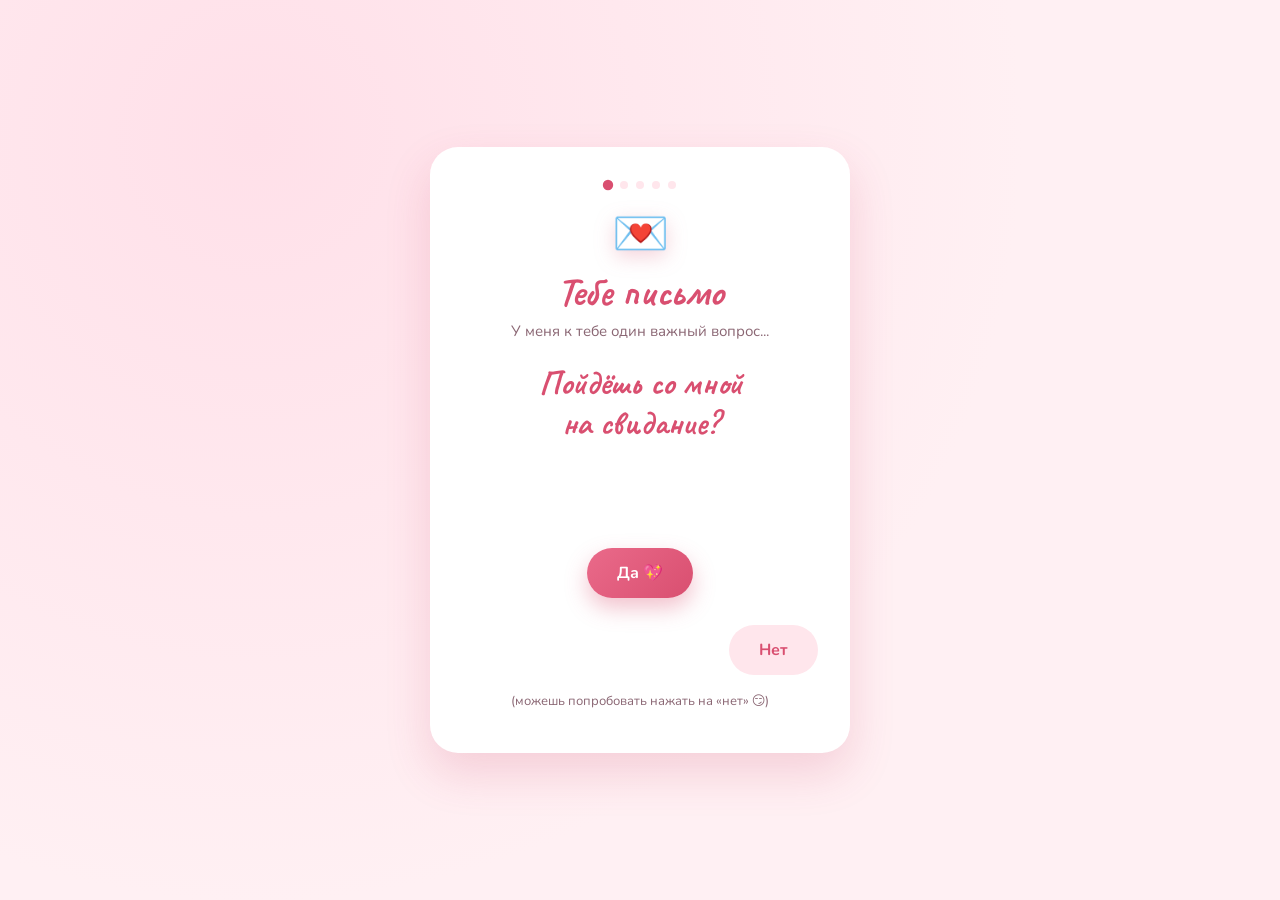
<file: index.html>
<!DOCTYPE html>
<html lang="ru">
<head>
<meta charset="UTF-8">
<meta name="viewport" content="width=device-width, initial-scale=1.0, maximum-scale=1, user-scalable=no">
<title>Приглашение на свидание 💌</title>
<link rel="preconnect" href="https://fonts.googleapis.com">
<link rel="preconnect" href="https://fonts.gstatic.com" crossorigin>
<link href="https://fonts.googleapis.com/css2?family=Nunito:wght@400;600;700;800&family=Caveat:wght@600;700&display=swap" rel="stylesheet">
<link rel="stylesheet" href="css/style.css">
</head>
<body>

<div class="hearts-bg" id="heartsBg" aria-hidden="true"></div>

<main class="card">

  <div class="progress" id="progress" aria-hidden="true">
    <span class="dot" data-step="1"></span>
    <span class="dot" data-step="2"></span>
    <span class="dot" data-step="3"></span>
    <span class="dot" data-step="4"></span>
    <span class="dot" data-step="5"></span>
  </div>

  <!-- Экран 1 -->
  <section class="screen active" id="screen-1">
    <div class="badge">💌</div>
    <h1>Тебе письмо</h1>
    <p class="subtitle">У меня к тебе один важный вопрос...</p>
    <h2 class="question">Пойдёшь со мной<br>на свидание?</h2>

    <div class="answer-zone" id="answerZone">
      <button class="btn btn-yes" id="btnYes" type="button">Да&nbsp;💖</button>
      <button class="btn btn-no" id="btnNo" type="button">Нет</button>
    </div>
    <p class="hint">(можешь попробовать нажать на «нет» 😏)</p>
  </section>

  <!-- Экран 2 -->
  <section class="screen" id="screen-2">
    <div class="emoji-big">🥰</div>
    <h2>Я и не сомневался!</h2>
    <p class="subtitle">Знал, что ты согласишься :)</p>
    <button class="btn btn-primary" id="toStep3" type="button">Дальше →</button>
  </section>

  <!-- Экран 3 -->
  <section class="screen" id="screen-3">
    <div class="emoji-big">📅</div>
    <h2>Когда встречаемся?</h2>
    <p class="subtitle">Выбери дату и время, которые тебе удобны</p>

    <div class="field">
      <label for="dateInput">Дата</label>
      <input type="date" id="dateInput">
    </div>
    <div class="field">
      <label for="timeInput">Время</label>
      <input type="time" id="timeInput">
    </div>

    <button class="btn btn-primary" id="toStep4" type="button" disabled>Дальше →</button>
  </section>

  <!-- Экран 4 -->
  <section class="screen" id="screen-4">
    <div class="emoji-big">🍽️</div>
    <h2>Чем займёмся?</h2>
    <p class="subtitle">Можно выбрать сразу несколько вариантов</p>

    <div class="options-grid" id="optionsGrid"></div>

    <button class="btn btn-primary" id="toStep5" type="button" disabled>Дальше →</button>
  </section>

  <!-- Экран 5 -->
  <section class="screen" id="screen-5">
    <div class="emoji-big">💞</div>
    <h2>Очень скучаю...</h2>
    <p class="subtitle">Скоро увидимся!</p>

    <svg class="corgi" viewBox="0 0 160 140" role="img" aria-label="Маленькая корги">
      <ellipse cx="80" cy="132" rx="44" ry="6" fill="#f6d3dc"/>
      <ellipse cx="128" cy="88" rx="13" ry="16" fill="#e3a765"/>
      <polygon points="42,26 58,2 66,38" fill="#e3a765"/>
      <polygon points="48,24 58,10 62,32" fill="#f8d6b0"/>
      <polygon points="118,26 102,2 94,38" fill="#e3a765"/>
      <polygon points="112,24 102,10 98,32" fill="#f8d6b0"/>
      <ellipse cx="65" cy="122" rx="10" ry="8" fill="#fff"/>
      <ellipse cx="95" cy="122" rx="10" ry="8" fill="#fff"/>
      <ellipse cx="80" cy="80" rx="47" ry="44" fill="#e3a765"/>
      <ellipse cx="80" cy="100" rx="25" ry="26" fill="#fdf6ee"/>
      <ellipse cx="58" cy="80" rx="6" ry="4" fill="#f3a6b8" opacity="0.55"/>
      <ellipse cx="102" cy="80" rx="6" ry="4" fill="#f3a6b8" opacity="0.55"/>
      <circle cx="65" cy="70" r="4" fill="#3b2a20"/>
      <circle cx="95" cy="70" r="4" fill="#3b2a20"/>
      <circle cx="63.3" cy="68.3" r="1.3" fill="#fff"/>
      <circle cx="93.3" cy="68.3" r="1.3" fill="#fff"/>
      <ellipse cx="80" cy="90" rx="16" ry="12" fill="#fdf6ee"/>
      <ellipse cx="80" cy="85" rx="5" ry="4" fill="#3b2a20"/>
      <path d="M72 93 Q80 99 88 93" stroke="#3b2a20" stroke-width="2" fill="none" stroke-linecap="round"/>
    </svg>

    <div class="summary" id="summary"></div>
    <p class="footer-note">Считаю дни до нашей встречи 💌</p>

    <p class="send-status" id="sendStatus">Отправляю тебе весточку...</p>

    <div class="send-actions">
      <button class="btn btn-secondary" id="copyBtn" type="button">Скопировать текст на всякий случай</button>
      <span class="copy-feedback" id="copyFeedback"></span>
    </div>
  </section>

</main>

<script src="js/config.js"></script>
<script src="js/script.js"></script>
</body>
</html>
</file>
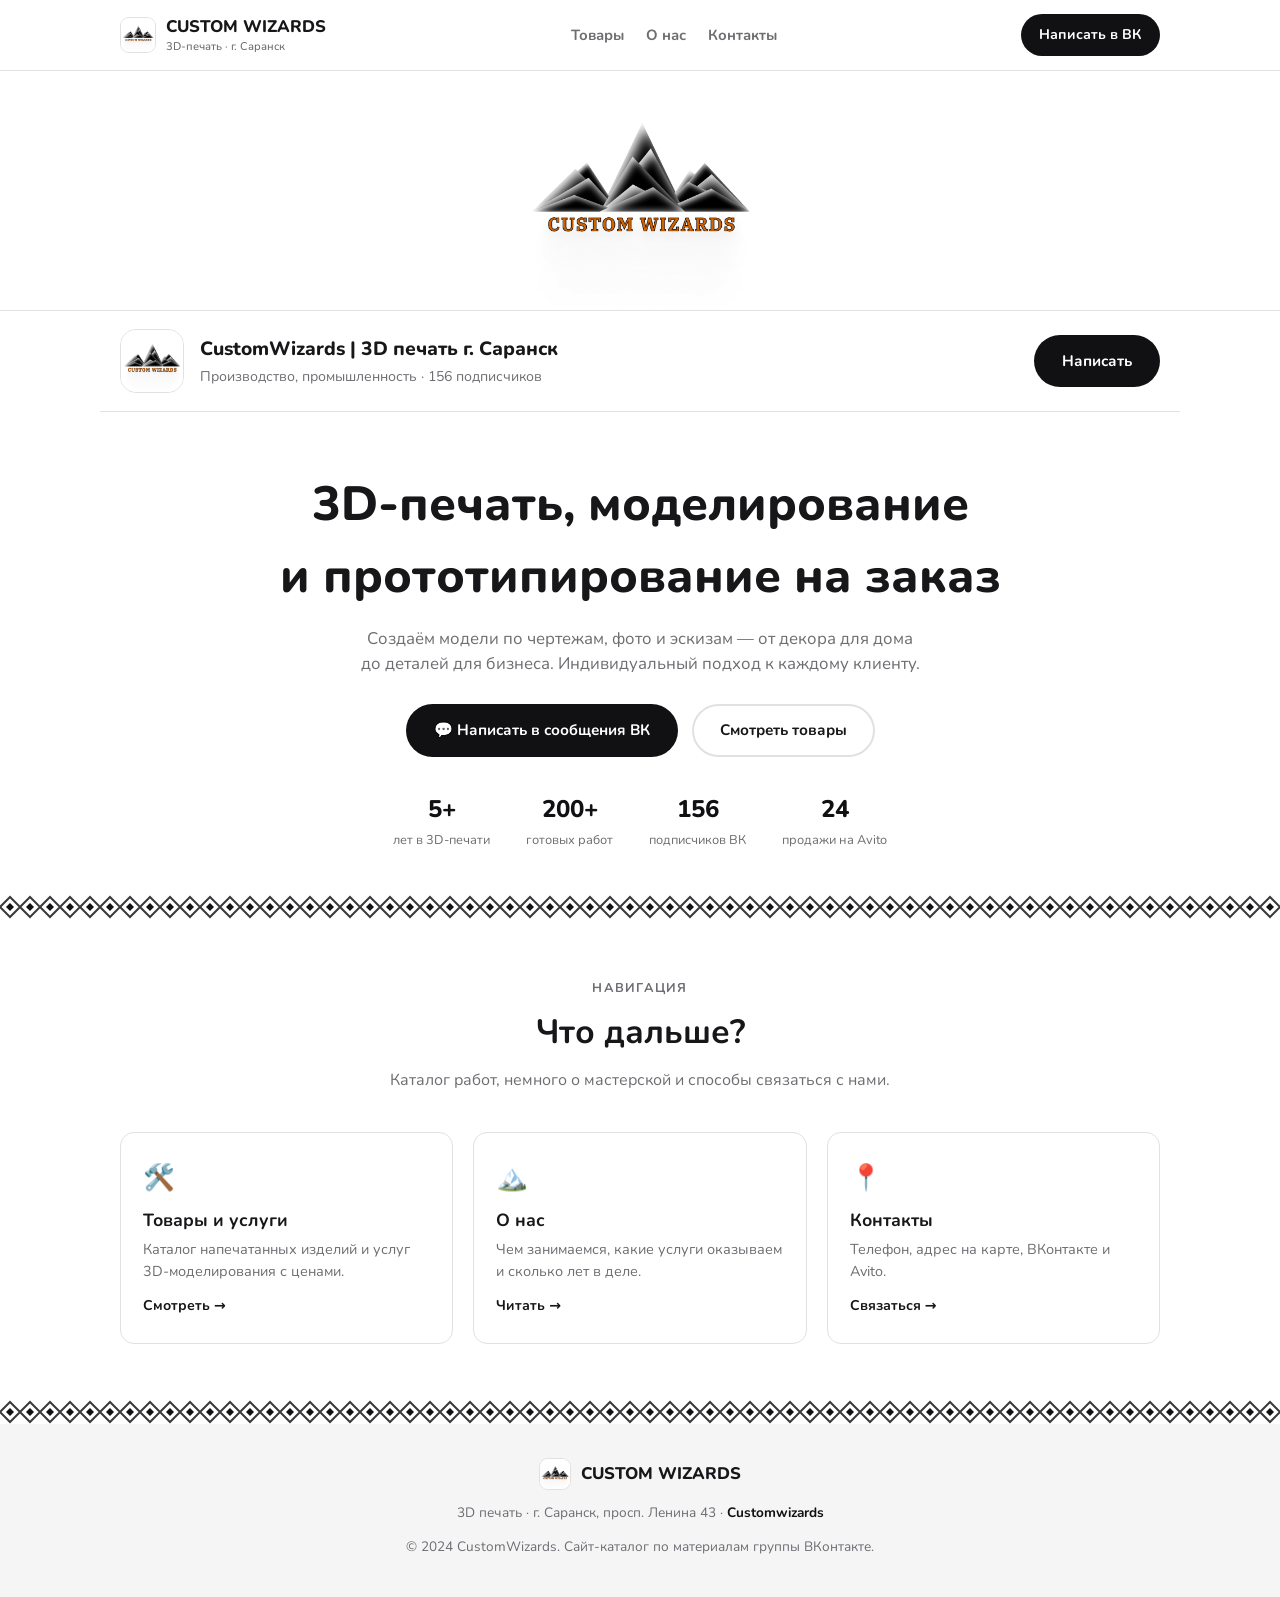
<file: customwizards/index.html>
<!DOCTYPE html>
<html lang="ru">
<head>
<meta charset="UTF-8">
<meta name="viewport" content="width=device-width, initial-scale=1.0">
<title>CustomWizards — 3D-печать и моделирование в Саранске</title>
<meta name="description" content="CustomWizards | 3D печать г. Саранск — 3D-печать, моделирование и прототипирование на заказ. Подсвечники, фигурки, шахматы, аксессуары и индивидуальные изделия.">
<link rel="preconnect" href="https://fonts.googleapis.com">
<link rel="preconnect" href="https://fonts.gstatic.com" crossorigin>
<link href="https://fonts.googleapis.com/css2?family=Nunito:wght@400;600;700;800&display=swap" rel="stylesheet">
<link rel="stylesheet" href="css/style.css">
</head>
<body>

<header class="site-header">
  <div class="nav">
    <a class="brand" href="index.html">
      <img src="img/logo.png" alt="CustomWizards">
      <span>CUSTOM WIZARDS<small>3D-печать · г. Саранск</small></span>
    </a>
    <ul class="nav-links" id="navLinks">
      <li><a href="products.html">Товары</a></li>
      <li><a href="about.html">О нас</a></li>
      <li><a href="contacts.html">Контакты</a></li>
    </ul>
    <a class="nav-cta" id="navCta" href="https://vk.me/customwizards" target="_blank" rel="noopener">Написать в ВК</a>
    <button class="menu-toggle" id="menuToggle" aria-label="Меню">☰</button>
  </div>
</header>

<div class="vk-banner" role="img" aria-label="CustomWizards"></div>
<div class="vk-profile">
  <img class="avatar" src="img/logo.png" alt="">
  <div class="who">
    <h1>CustomWizards | 3D печать г. Саранск</h1>
    <p>Производство, промышленность · 156 подписчиков</p>
  </div>
  <div class="actions">
    <a class="btn btn-primary" href="https://vk.me/customwizards" target="_blank" rel="noopener">Написать</a>
  </div>
</div>

<main>

  <section class="hero">
    <div class="container">
      <h1>3D-печать, моделирование<br>и прототипирование на заказ</h1>
      <p class="lead">Создаём модели по чертежам, фото и эскизам — от декора для дома до деталей для бизнеса. Индивидуальный подход к каждому клиенту.</p>
      <div class="hero-actions">
        <a class="btn btn-primary" href="https://vk.me/customwizards" target="_blank" rel="noopener">💬 Написать в сообщения ВК</a>
        <a class="btn btn-outline" href="products.html">Смотреть товары</a>
      </div>
      <div class="hero-stats">
        <div class="stat"><b>5+</b><span>лет в 3D-печати</span></div>
        <div class="stat"><b>200+</b><span>готовых работ</span></div>
        <div class="stat"><b>156</b><span>подписчиков ВК</span></div>
        <div class="stat"><b>24</b><span>продажи на Avito</span></div>
      </div>
    </div>
  </section>

  <div class="ornament-strip" aria-hidden="true"></div>

  <section class="section">
    <div class="container">
      <div class="section-head">
        <span class="kicker">Навигация</span>
        <h2>Что дальше?</h2>
        <p>Каталог работ, немного о мастерской и способы связаться с нами.</p>
      </div>
      <div class="hub-grid">
        <a class="hub-card" href="products.html">
          <div class="icon">🛠️</div>
          <h3>Товары и услуги</h3>
          <p>Каталог напечатанных изделий и услуг 3D-моделирования с ценами.</p>
          <span class="go">Смотреть →</span>
        </a>
        <a class="hub-card" href="about.html">
          <div class="icon">🏔️</div>
          <h3>О нас</h3>
          <p>Чем занимаемся, какие услуги оказываем и сколько лет в деле.</p>
          <span class="go">Читать →</span>
        </a>
        <a class="hub-card" href="contacts.html">
          <div class="icon">📍</div>
          <h3>Контакты</h3>
          <p>Телефон, адрес на карте, ВКонтакте и Avito.</p>
          <span class="go">Связаться →</span>
        </a>
      </div>
    </div>
  </section>

</main>

<div class="ornament-strip" aria-hidden="true"></div>

<footer>
  <div class="container">
    <a class="brand" href="index.html" style="justify-content:center;">
      <img src="img/logo.png" alt="CustomWizards" style="width:32px;height:32px;">
      <span>CUSTOM WIZARDS</span>
    </a>
    <p>3D печать · г. Саранск, просп. Ленина 43 · <a class="vk-link" href="https://vk.ru/customwizards" target="_blank" rel="noopener">Customwizards</a></p>
    <p>© 2024 CustomWizards. Сайт-каталог по материалам группы ВКонтакте.</p>
  </div>
</footer>

<a class="floating-cta" href="https://vk.me/customwizards" target="_blank" rel="noopener">💬 Написать</a>

<script src="js/main.js"></script>
</body>
</html>
</file>
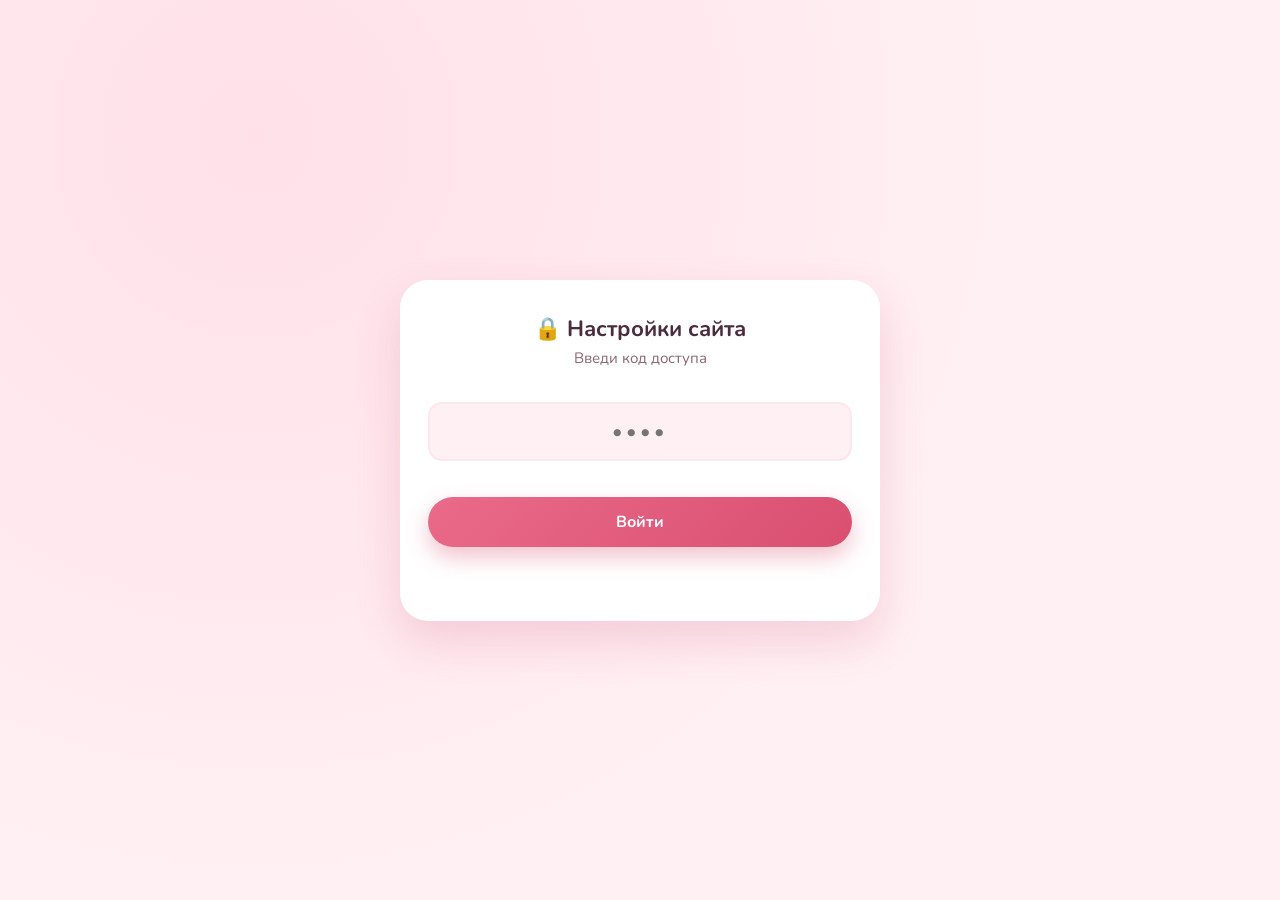
<file: admin.html>
<!DOCTYPE html>
<html lang="ru">
<head>
<meta charset="UTF-8">
<meta name="viewport" content="width=device-width, initial-scale=1.0">
<title>Настройки — приглашение на свидание</title>
<meta name="robots" content="noindex, nofollow">
<link rel="preconnect" href="https://fonts.googleapis.com">
<link rel="preconnect" href="https://fonts.gstatic.com" crossorigin>
<link href="https://fonts.googleapis.com/css2?family=Nunito:wght@400;600;700;800&display=swap" rel="stylesheet">
<link rel="stylesheet" href="css/style.css">
<link rel="stylesheet" href="css/admin.css">
</head>
<body>

<main class="card admin-card">

  <!-- PIN gate -->
  <section id="pinScreen">
    <h1>🔒 Настройки сайта</h1>
    <p class="subtitle">Введи код доступа</p>
    <input type="password" inputmode="numeric" id="pinInput" placeholder="••••" autocomplete="off">
    <button class="btn btn-primary" id="pinSubmit" type="button">Войти</button>
    <p class="pin-error" id="pinError"></p>
  </section>

  <!-- settings form -->
  <section id="settingsScreen">
    <h1>Настройки свидания</h1>
    <p class="subtitle" style="text-align:left; margin-bottom:16px;">
      Здесь можно поменять то, что видят гости сайта — сохранится для всех.
    </p>

    <div class="admin-note" id="notConfiguredNote" style="display:none;">
      Сохранение ещё не настроено. Чтобы изменения здесь реально применялись
      на сайте, нужно один раз создать бесплатное хранилище на
      <strong>jsonbin.io</strong> и вписать его данные в <code>js/config.js</code>
      (инструкция — прямо в комментарии в начале файла). Пока это не сделано,
      сайт использует запасные (текущие) значения.
    </div>

    <div class="admin-section">
      <h2>Чем можно заняться</h2>
      <p class="subtitle hint">Эмодзи + название варианта. Можно добавлять и удалять пункты.</p>
      <div id="activityList"></div>
      <button class="add-row-btn" id="addActivityBtn" type="button">+ Добавить вариант</button>
    </div>

    <div class="admin-section">
      <h2>Куда присылать ответ (Telegram)</h2>
      <p class="subtitle hint">Токен бота и твой chat_id — как получить, читай в комментарии в js/config.js.</p>
      <div class="field">
        <label for="botTokenInput">Bot Token</label>
        <input type="text" id="botTokenInput" placeholder="123456789:AA...">
      </div>
      <div class="field">
        <label for="chatIdInput">Chat ID</label>
        <input type="text" id="chatIdInput" placeholder="123456789">
      </div>
    </div>

    <button class="btn btn-primary" id="saveBtn" type="button">Сохранить</button>
    <p class="admin-status" id="adminStatus"></p>

    <a class="back-link" href="index.html">← Вернуться на сайт</a>
  </section>

</main>

<script src="js/config.js"></script>
<script src="js/admin.js"></script>
</body>
</html>
</file>
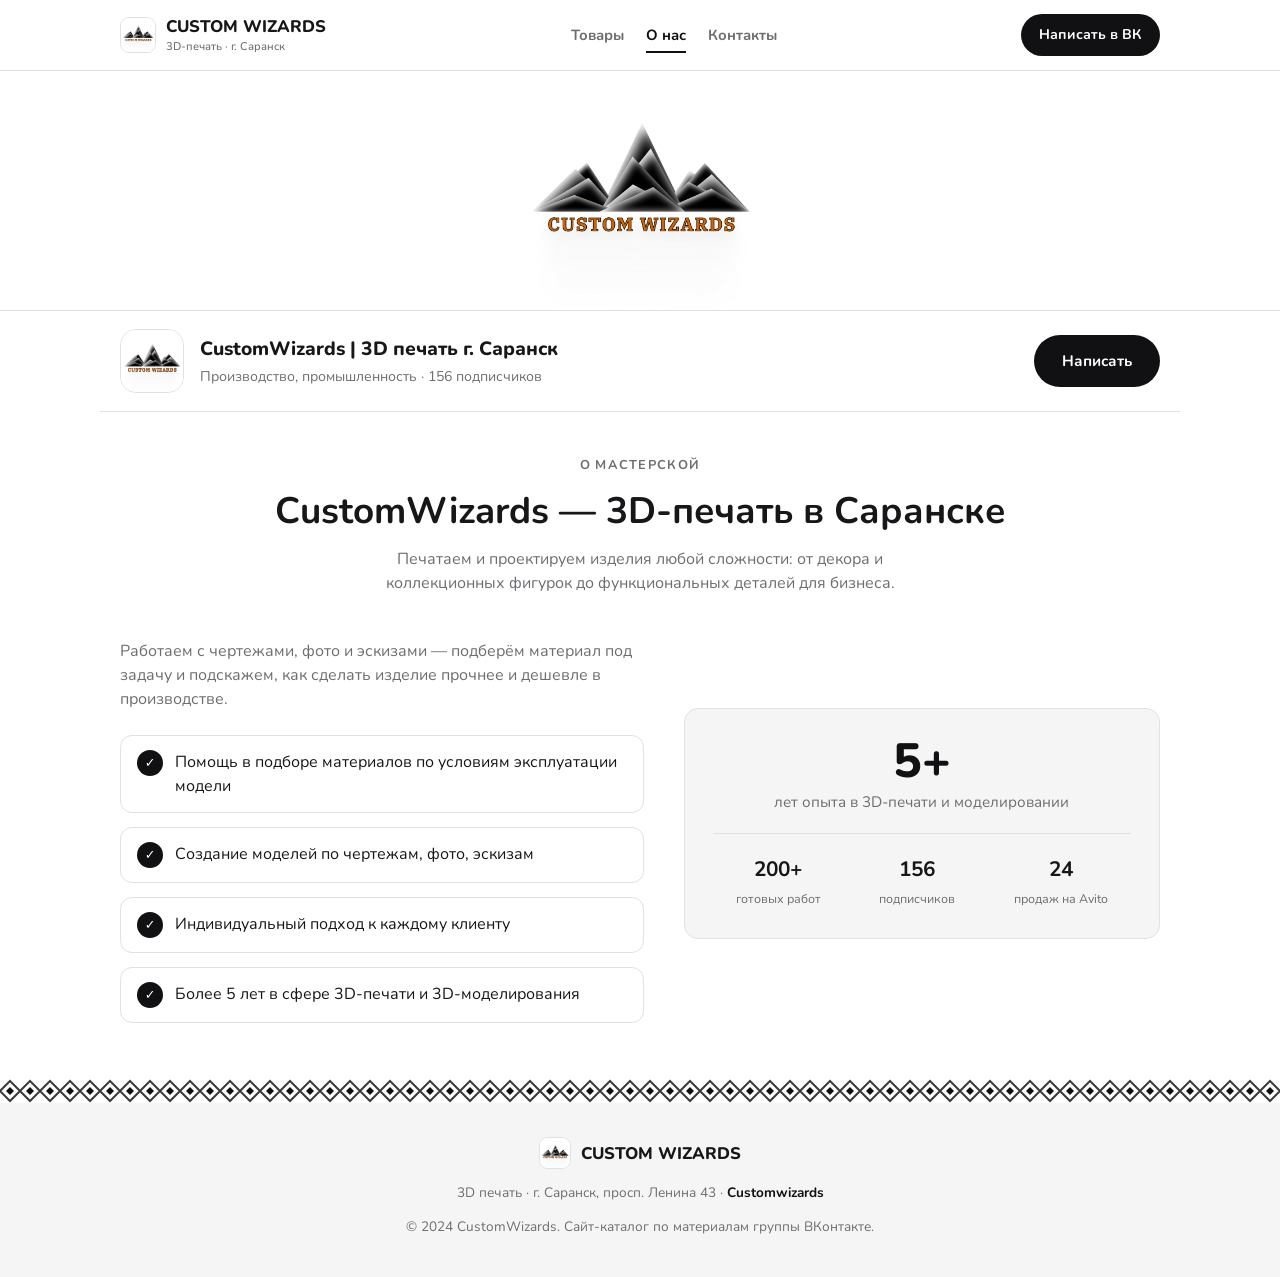
<file: customwizards/about.html>
<!DOCTYPE html>
<html lang="ru">
<head>
<meta charset="UTF-8">
<meta name="viewport" content="width=device-width, initial-scale=1.0">
<title>О нас — CustomWizards</title>
<meta name="description" content="CustomWizards — мастерская 3D-печати в Саранске. Более 5 лет опыта, 200+ готовых работ, индивидуальный подход к каждому клиенту.">
<link rel="preconnect" href="https://fonts.googleapis.com">
<link rel="preconnect" href="https://fonts.gstatic.com" crossorigin>
<link href="https://fonts.googleapis.com/css2?family=Nunito:wght@400;600;700;800&display=swap" rel="stylesheet">
<link rel="stylesheet" href="css/style.css">
</head>
<body>

<header class="site-header">
  <div class="nav">
    <a class="brand" href="index.html">
      <img src="img/logo.png" alt="CustomWizards">
      <span>CUSTOM WIZARDS<small>3D-печать · г. Саранск</small></span>
    </a>
    <ul class="nav-links" id="navLinks">
      <li><a href="products.html">Товары</a></li>
      <li><a href="about.html" class="active">О нас</a></li>
      <li><a href="contacts.html">Контакты</a></li>
    </ul>
    <a class="nav-cta" id="navCta" href="https://vk.me/customwizards" target="_blank" rel="noopener">Написать в ВК</a>
    <button class="menu-toggle" id="menuToggle" aria-label="Меню">☰</button>
  </div>
</header>

<div class="vk-banner" role="img" aria-label="CustomWizards"></div>
<div class="vk-profile">
  <img class="avatar" src="img/logo.png" alt="">
  <div class="who">
    <h1>CustomWizards | 3D печать г. Саранск</h1>
    <p>Производство, промышленность · 156 подписчиков</p>
  </div>
  <div class="actions">
    <a class="btn btn-primary" href="https://vk.me/customwizards" target="_blank" rel="noopener">Написать</a>
  </div>
</div>

<main>
  <div class="page-title">
    <div class="container">
      <span class="kicker">О мастерской</span>
      <h1>CustomWizards — 3D-печать в Саранске</h1>
      <p>Печатаем и проектируем изделия любой сложности: от декора и коллекционных фигурок до функциональных деталей для бизнеса.</p>
    </div>
  </div>

  <section class="section" style="padding-top:0;">
    <div class="container about-wrap">
      <div>
        <p style="color:var(--text-dim); margin-bottom:24px;">Работаем с чертежами, фото и эскизами — подберём материал под задачу и подскажем, как сделать изделие прочнее и дешевле в производстве.</p>
        <ul class="services-list">
          <li><span class="check">✓</span> Помощь в подборе материалов по условиям эксплуатации модели</li>
          <li><span class="check">✓</span> Создание моделей по чертежам, фото, эскизам</li>
          <li><span class="check">✓</span> Индивидуальный подход к каждому клиенту</li>
          <li><span class="check">✓</span> Более 5 лет в сфере 3D-печати и 3D-моделирования</li>
        </ul>
      </div>
      <div class="badge-panel">
        <div class="years">5+</div>
        <div class="years-label">лет опыта в 3D-печати и моделировании</div>
        <div class="divider"></div>
        <div class="mini-stats">
          <div><b>200+</b><span>готовых работ</span></div>
          <div><b>156</b><span>подписчиков</span></div>
          <div><b>24</b><span>продаж на Avito</span></div>
        </div>
      </div>
    </div>
  </section>
</main>

<div class="ornament-strip" aria-hidden="true"></div>

<footer>
  <div class="container">
    <a class="brand" href="index.html" style="justify-content:center;">
      <img src="img/logo.png" alt="CustomWizards" style="width:32px;height:32px;">
      <span>CUSTOM WIZARDS</span>
    </a>
    <p>3D печать · г. Саранск, просп. Ленина 43 · <a class="vk-link" href="https://vk.ru/customwizards" target="_blank" rel="noopener">Customwizards</a></p>
    <p>© 2024 CustomWizards. Сайт-каталог по материалам группы ВКонтакте.</p>
  </div>
</footer>

<a class="floating-cta" href="https://vk.me/customwizards" target="_blank" rel="noopener">💬 Написать</a>

<script src="js/main.js"></script>
</body>
</html>
</file>
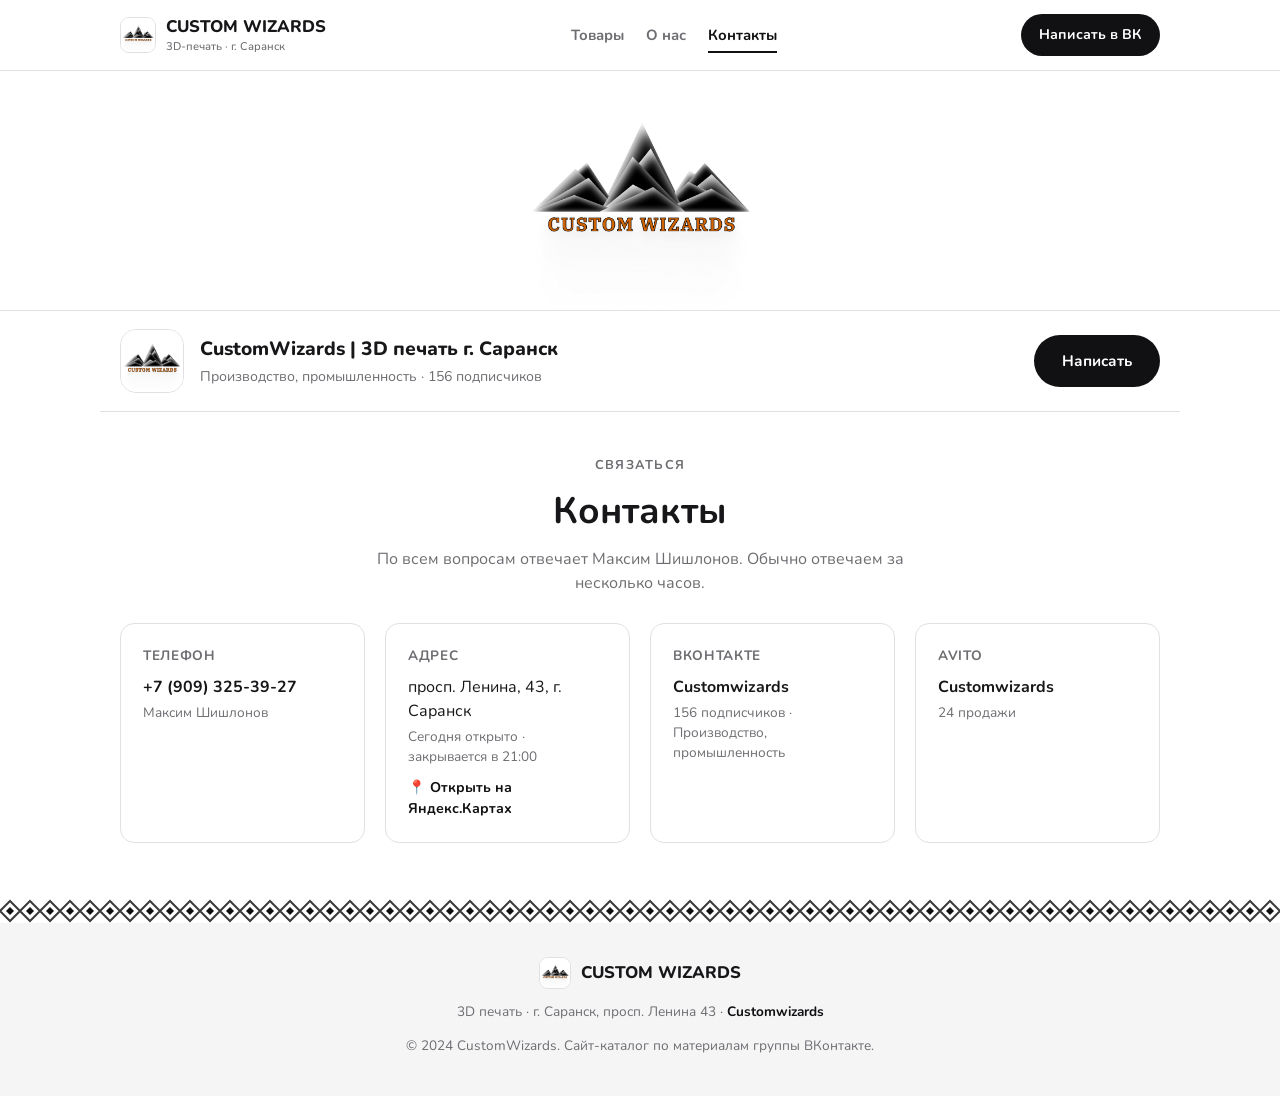
<file: customwizards/contacts.html>
<!DOCTYPE html>
<html lang="ru">
<head>
<meta charset="UTF-8">
<meta name="viewport" content="width=device-width, initial-scale=1.0">
<title>Контакты — CustomWizards</title>
<meta name="description" content="Контакты CustomWizards: телефон, адрес в Саранске на Яндекс.Картах, ВКонтакте и Avito.">
<link rel="preconnect" href="https://fonts.googleapis.com">
<link rel="preconnect" href="https://fonts.gstatic.com" crossorigin>
<link href="https://fonts.googleapis.com/css2?family=Nunito:wght@400;600;700;800&display=swap" rel="stylesheet">
<link rel="stylesheet" href="css/style.css">
</head>
<body>

<header class="site-header">
  <div class="nav">
    <a class="brand" href="index.html">
      <img src="img/logo.png" alt="CustomWizards">
      <span>CUSTOM WIZARDS<small>3D-печать · г. Саранск</small></span>
    </a>
    <ul class="nav-links" id="navLinks">
      <li><a href="products.html">Товары</a></li>
      <li><a href="about.html">О нас</a></li>
      <li><a href="contacts.html" class="active">Контакты</a></li>
    </ul>
    <a class="nav-cta" id="navCta" href="https://vk.me/customwizards" target="_blank" rel="noopener">Написать в ВК</a>
    <button class="menu-toggle" id="menuToggle" aria-label="Меню">☰</button>
  </div>
</header>

<div class="vk-banner" role="img" aria-label="CustomWizards"></div>
<div class="vk-profile">
  <img class="avatar" src="img/logo.png" alt="">
  <div class="who">
    <h1>CustomWizards | 3D печать г. Саранск</h1>
    <p>Производство, промышленность · 156 подписчиков</p>
  </div>
  <div class="actions">
    <a class="btn btn-primary" href="https://vk.me/customwizards" target="_blank" rel="noopener">Написать</a>
  </div>
</div>

<main>
  <div class="page-title">
    <div class="container">
      <span class="kicker">Связаться</span>
      <h1>Контакты</h1>
      <p>По всем вопросам отвечает Максим Шишлонов. Обычно отвечаем за несколько часов.</p>
    </div>
  </div>

  <section class="section" style="padding-top:0;">
    <div class="container">
      <div class="contact-wrap">
        <div class="contact-card">
          <h4>Телефон</h4>
          <a href="tel:+79093253927">+7 (909) 325-39-27</a>
          <p class="sub">Максим Шишлонов</p>
        </div>

        <div class="contact-card">
          <h4>Адрес</h4>
          <p>просп. Ленина, 43, г. Саранск</p>
          <p class="sub">Сегодня открыто · закрывается в 21:00</p>
          <a class="map-link" href="https://yandex.ru/maps/?text=%D0%A1%D0%B0%D1%80%D0%B0%D0%BD%D1%81%D0%BA%2C%20%D0%BF%D1%80%D0%BE%D1%81%D0%BF%D0%B5%D0%BA%D1%82%20%D0%9B%D0%B5%D0%BD%D0%B8%D0%BD%D0%B0%2C%2043" target="_blank" rel="noopener">📍 Открыть на Яндекс.Картах</a>
        </div>

        <div class="contact-card">
          <h4>ВКонтакте</h4>
          <a href="https://vk.ru/customwizards" target="_blank" rel="noopener">Customwizards</a>
          <p class="sub">156 подписчиков · Производство, промышленность</p>
        </div>

        <div class="contact-card">
          <h4>Avito</h4>
          <a href="https://www.avito.ru/brands/i325204323/all?sellerId=388c10546d2256b89f6" target="_blank" rel="noopener">Customwizards</a>
          <p class="sub">24 продажи</p>
        </div>
      </div>
    </div>
  </section>
</main>

<div class="ornament-strip" aria-hidden="true"></div>

<footer>
  <div class="container">
    <a class="brand" href="index.html" style="justify-content:center;">
      <img src="img/logo.png" alt="CustomWizards" style="width:32px;height:32px;">
      <span>CUSTOM WIZARDS</span>
    </a>
    <p>3D печать · г. Саранск, просп. Ленина 43 · <a class="vk-link" href="https://vk.ru/customwizards" target="_blank" rel="noopener">Customwizards</a></p>
    <p>© 2024 CustomWizards. Сайт-каталог по материалам группы ВКонтакте.</p>
  </div>
</footer>

<a class="floating-cta" href="https://vk.me/customwizards" target="_blank" rel="noopener">💬 Написать</a>

<script src="js/main.js"></script>
</body>
</html>
</file>
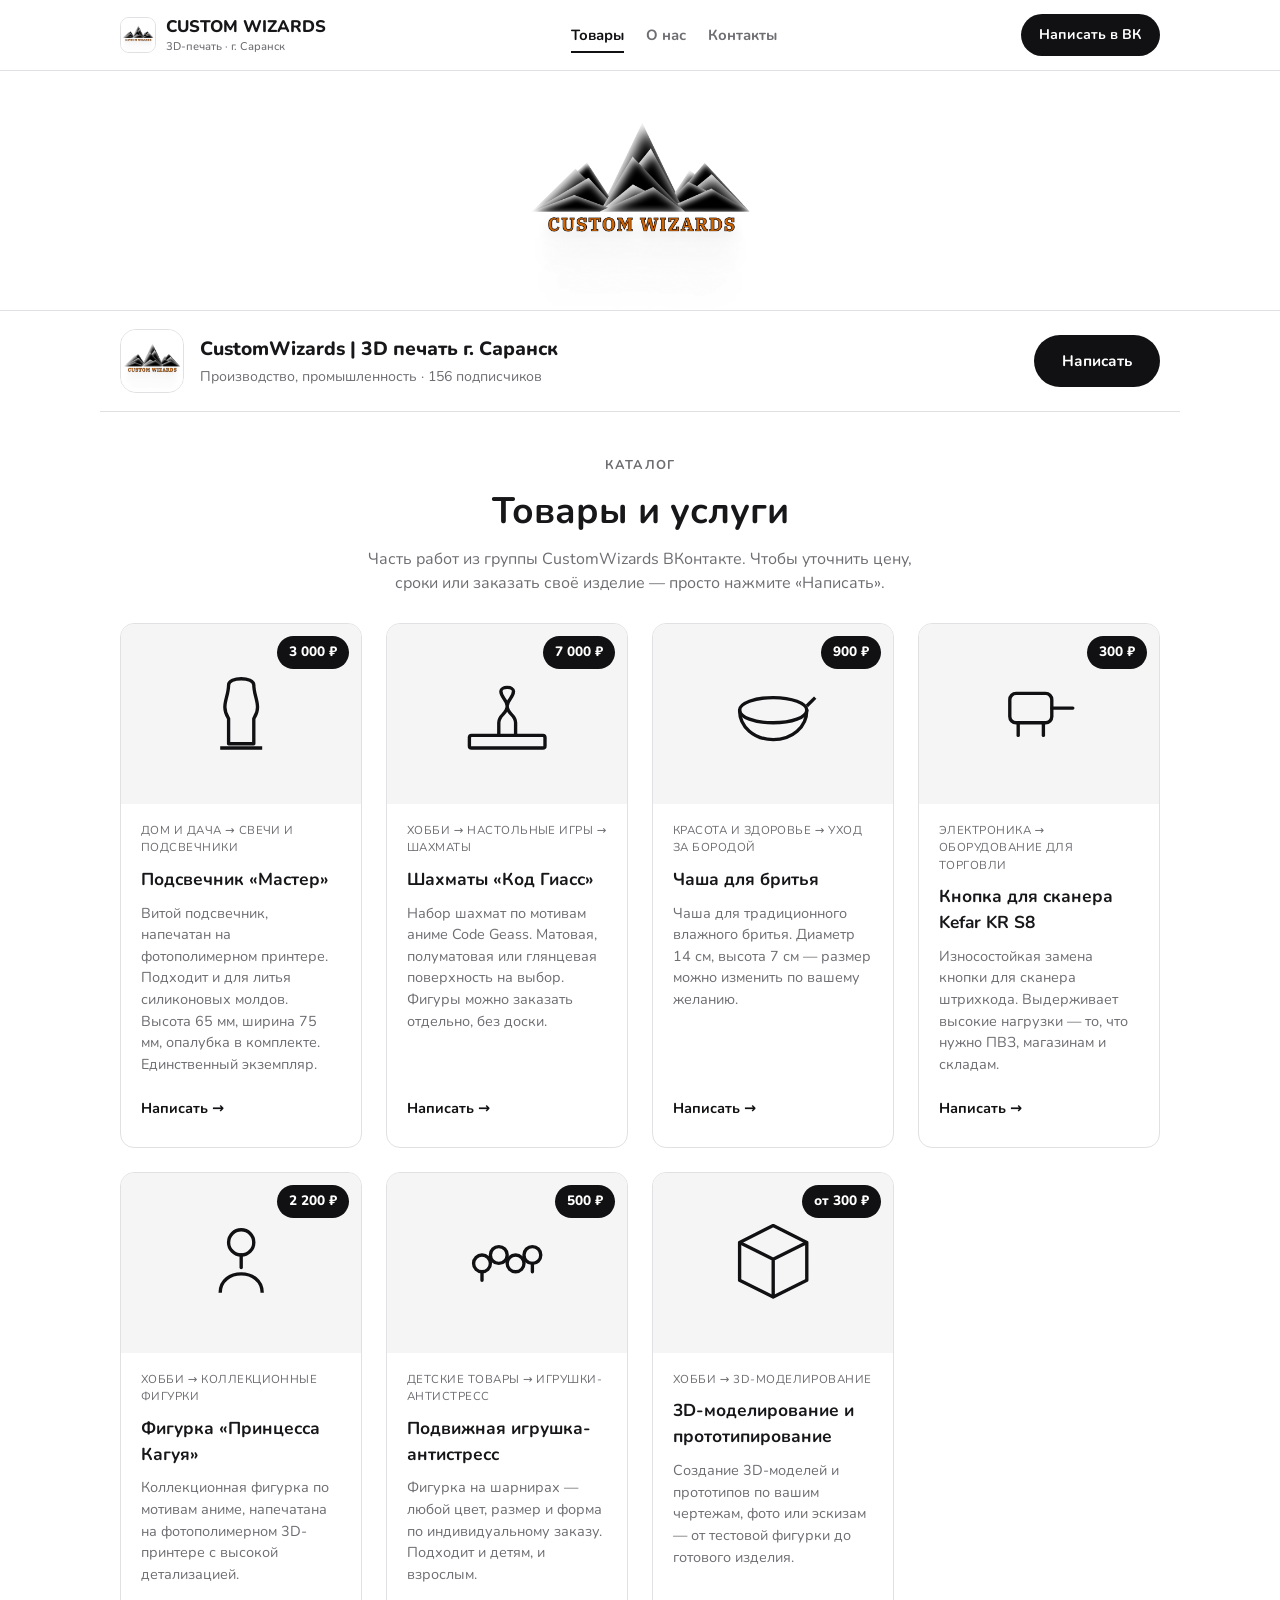
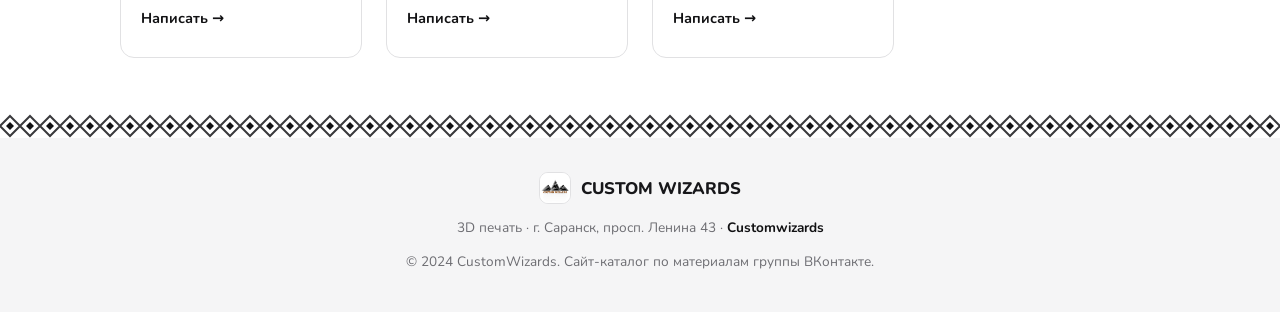
<file: customwizards/products.html>
<!DOCTYPE html>
<html lang="ru">
<head>
<meta charset="UTF-8">
<meta name="viewport" content="width=device-width, initial-scale=1.0">
<title>Товары и услуги — CustomWizards</title>
<meta name="description" content="Каталог 3D-печати CustomWizards: подсвечники, шахматы, фигурки, аксессуары и услуги 3D-моделирования с ценами.">
<link rel="preconnect" href="https://fonts.googleapis.com">
<link rel="preconnect" href="https://fonts.gstatic.com" crossorigin>
<link href="https://fonts.googleapis.com/css2?family=Nunito:wght@400;600;700;800&display=swap" rel="stylesheet">
<link rel="stylesheet" href="css/style.css">
</head>
<body>

<header class="site-header">
  <div class="nav">
    <a class="brand" href="index.html">
      <img src="img/logo.png" alt="CustomWizards">
      <span>CUSTOM WIZARDS<small>3D-печать · г. Саранск</small></span>
    </a>
    <ul class="nav-links" id="navLinks">
      <li><a href="products.html" class="active">Товары</a></li>
      <li><a href="about.html">О нас</a></li>
      <li><a href="contacts.html">Контакты</a></li>
    </ul>
    <a class="nav-cta" id="navCta" href="https://vk.me/customwizards" target="_blank" rel="noopener">Написать в ВК</a>
    <button class="menu-toggle" id="menuToggle" aria-label="Меню">☰</button>
  </div>
</header>

<div class="vk-banner" role="img" aria-label="CustomWizards"></div>
<div class="vk-profile">
  <img class="avatar" src="img/logo.png" alt="">
  <div class="who">
    <h1>CustomWizards | 3D печать г. Саранск</h1>
    <p>Производство, промышленность · 156 подписчиков</p>
  </div>
  <div class="actions">
    <a class="btn btn-primary" href="https://vk.me/customwizards" target="_blank" rel="noopener">Написать</a>
  </div>
</div>

<main>
  <div class="page-title">
    <div class="container">
      <span class="kicker">Каталог</span>
      <h1>Товары и услуги</h1>
      <p>Часть работ из группы CustomWizards ВКонтакте. Чтобы уточнить цену, сроки или заказать своё изделие — просто нажмите «Написать».</p>
    </div>
  </div>

  <section class="section" style="padding-top:0;">
    <div class="container">
      <div class="grid">

        <!-- 1 Подсвечник -->
        <article class="product-card">
          <div class="product-media">
            <span class="price-tag">3 000 ₽</span>
            <svg viewBox="0 0 48 48" fill="none" stroke="#111113" stroke-width="1.6">
              <path d="M18 10 C18 6 30 6 30 10 C30 16 34 20 30 26 L30 38 L18 38 L18 26 C14 20 18 16 18 10 Z" stroke-linejoin="round"/>
              <line x1="14" y1="40" x2="34" y2="40"/>
            </svg>
          </div>
          <div class="product-body">
            <span class="product-cat">Дом и дача → Свечи и подсвечники</span>
            <h3>Подсвечник «Мастер»</h3>
            <p>Витой подсвечник, напечатан на фотополимерном принтере. Подходит и для литья силиконовых молдов. Высота 65 мм, ширина 75 мм, опалубка в комплекте. Единственный экземпляр.</p>
            <a class="product-link" href="https://vk.me/customwizards" target="_blank" rel="noopener">Написать →</a>
          </div>
        </article>

        <!-- 2 Шахматы -->
        <article class="product-card">
          <div class="product-media">
            <span class="price-tag">7 000 ₽</span>
            <svg viewBox="0 0 48 48" fill="none" stroke="#111113" stroke-width="1.6">
              <rect x="6" y="34" width="36" height="6" rx="1" stroke-linejoin="round"/>
              <path d="M20 34 L20 28 C20 24 24 24 24 20 C24 17 21 16 21 13 C21 10.5 27 10.5 27 13 C27 16 24 17 24 20 C24 24 28 24 28 28 L28 34" stroke-linejoin="round"/>
            </svg>
          </div>
          <div class="product-body">
            <span class="product-cat">Хобби → Настольные игры → Шахматы</span>
            <h3>Шахматы «Код Гиасс»</h3>
            <p>Набор шахмат по мотивам аниме Code Geass. Матовая, полуматовая или глянцевая поверхность на выбор. Фигуры можно заказать отдельно, без доски.</p>
            <a class="product-link" href="https://vk.me/customwizards" target="_blank" rel="noopener">Написать →</a>
          </div>
        </article>

        <!-- 3 Чаша для бритья -->
        <article class="product-card">
          <div class="product-media">
            <span class="price-tag">900 ₽</span>
            <svg viewBox="0 0 48 48" fill="none" stroke="#111113" stroke-width="1.6">
              <path d="M8 22 C8 30 15 36 24 36 C33 36 40 30 40 22" stroke-linecap="round"/>
              <ellipse cx="24" cy="22" rx="16" ry="6"/>
              <path d="M40 20 L44 16"/>
            </svg>
          </div>
          <div class="product-body">
            <span class="product-cat">Красота и здоровье → Уход за бородой</span>
            <h3>Чаша для бритья</h3>
            <p>Чаша для традиционного влажного бритья. Диаметр 14 см, высота 7 см — размер можно изменить по вашему желанию.</p>
            <a class="product-link" href="https://vk.me/customwizards" target="_blank" rel="noopener">Написать →</a>
          </div>
        </article>

        <!-- 4 Кнопка сканера -->
        <article class="product-card">
          <div class="product-media">
            <span class="price-tag">300 ₽</span>
            <svg viewBox="0 0 48 48" fill="none" stroke="#111113" stroke-width="1.6">
              <rect x="10" y="14" width="20" height="14" rx="3" stroke-linejoin="round"/>
              <path d="M30 21 L40 21" stroke-linecap="round"/>
              <path d="M14 28 L14 34" stroke-linecap="round"/>
              <path d="M26 28 L26 34" stroke-linecap="round"/>
            </svg>
          </div>
          <div class="product-body">
            <span class="product-cat">Электроника → Оборудование для торговли</span>
            <h3>Кнопка для сканера Kefar KR S8</h3>
            <p>Износостойкая замена кнопки для сканера штрихкода. Выдерживает высокие нагрузки — то, что нужно ПВЗ, магазинам и складам.</p>
            <a class="product-link" href="https://vk.me/customwizards" target="_blank" rel="noopener">Написать →</a>
          </div>
        </article>

        <!-- 5 Принцесса Кагуя -->
        <article class="product-card">
          <div class="product-media">
            <span class="price-tag">2 200 ₽</span>
            <svg viewBox="0 0 48 48" fill="none" stroke="#111113" stroke-width="1.6">
              <circle cx="24" cy="14" r="6"/>
              <path d="M14 38 C14 26 34 26 34 38" stroke-linejoin="round"/>
              <path d="M24 20 L24 26" stroke-linecap="round"/>
            </svg>
          </div>
          <div class="product-body">
            <span class="product-cat">Хобби → Коллекционные фигурки</span>
            <h3>Фигурка «Принцесса Кагуя»</h3>
            <p>Коллекционная фигурка по мотивам аниме, напечатана на фотополимерном 3D-принтере с высокой детализацией.</p>
            <a class="product-link" href="https://vk.me/customwizards" target="_blank" rel="noopener">Написать →</a>
          </div>
        </article>

        <!-- 6 Игрушка-антистресс -->
        <article class="product-card">
          <div class="product-media">
            <span class="price-tag">500 ₽</span>
            <svg viewBox="0 0 48 48" fill="none" stroke="#111113" stroke-width="1.6">
              <circle cx="12" cy="24" r="4"/>
              <circle cx="20" cy="20" r="4"/>
              <circle cx="28" cy="24" r="4"/>
              <circle cx="36" cy="20" r="4"/>
              <path d="M12 28 L12 32 M36 24 L36 28" stroke-linecap="round"/>
            </svg>
          </div>
          <div class="product-body">
            <span class="product-cat">Детские товары → Игрушки-антистресс</span>
            <h3>Подвижная игрушка-антистресс</h3>
            <p>Фигурка на шарнирах — любой цвет, размер и форма по индивидуальному заказу. Подходит и детям, и взрослым.</p>
            <a class="product-link" href="https://vk.me/customwizards" target="_blank" rel="noopener">Написать →</a>
          </div>
        </article>

        <!-- 7 Моделирование/Прототипирование -->
        <article class="product-card">
          <div class="product-media">
            <span class="price-tag">от 300 ₽</span>
            <svg viewBox="0 0 48 48" fill="none" stroke="#111113" stroke-width="1.6">
              <path d="M24 6 L40 14 L40 32 L24 40 L8 32 L8 14 Z" stroke-linejoin="round"/>
              <path d="M8 14 L24 22 L40 14 M24 22 L24 40" stroke-linejoin="round"/>
            </svg>
          </div>
          <div class="product-body">
            <span class="product-cat">Хобби → 3D-моделирование</span>
            <h3>3D-моделирование и прототипирование</h3>
            <p>Создание 3D-моделей и прототипов по вашим чертежам, фото или эскизам — от тестовой фигурки до готового изделия.</p>
            <a class="product-link" href="https://vk.me/customwizards" target="_blank" rel="noopener">Написать →</a>
          </div>
        </article>

      </div>
    </div>
  </section>
</main>

<div class="ornament-strip" aria-hidden="true"></div>

<footer>
  <div class="container">
    <a class="brand" href="index.html" style="justify-content:center;">
      <img src="img/logo.png" alt="CustomWizards" style="width:32px;height:32px;">
      <span>CUSTOM WIZARDS</span>
    </a>
    <p>3D печать · г. Саранск, просп. Ленина 43 · <a class="vk-link" href="https://vk.ru/customwizards" target="_blank" rel="noopener">Customwizards</a></p>
    <p>© 2024 CustomWizards. Сайт-каталог по материалам группы ВКонтакте.</p>
  </div>
</footer>

<a class="floating-cta" href="https://vk.me/customwizards" target="_blank" rel="noopener">💬 Написать</a>

<script src="js/main.js"></script>
</body>
</html>
</file>
<file: css/style.css>
:root {
  --bg-1: #fff0f3;
  --bg-2: #ffe0e9;
  --rose-600: #d94f70;
  --rose-500: #ea6a8a;
  --rose-400: #f592a9;
  --rose-100: #ffe6ec;
  --plum: #4a2c3a;
  --plum-soft: #8a6673;
  --white: #ffffff;
  --shadow: 0 20px 45px rgba(200, 60, 100, 0.18);
}

* {
  box-sizing: border-box;
}

html, body {
  height: 100%;
}

body {
  margin: 0;
  min-height: 100vh;
  display: flex;
  align-items: center;
  justify-content: center;
  font-family: "Nunito", system-ui, sans-serif;
  color: var(--plum);
  background: radial-gradient(circle at 20% 15%, var(--bg-2), var(--bg-1) 60%);
  overflow-x: hidden;
  padding: 24px 16px;
}

/* ---------- floating hearts background ---------- */
.hearts-bg {
  position: fixed;
  inset: 0;
  pointer-events: none;
  overflow: hidden;
  z-index: 0;
}

.floating-heart {
  position: absolute;
  bottom: -10%;
  font-size: 20px;
  opacity: 0.35;
  color: var(--rose-400);
  animation-name: floatUp;
  animation-timing-function: ease-in;
  animation-iteration-count: infinite;
  will-change: transform, opacity;
}

@keyframes floatUp {
  0% {
    transform: translateY(0) translateX(0) rotate(0deg);
    opacity: 0;
  }
  10% {
    opacity: 0.45;
  }
  90% {
    opacity: 0.25;
  }
  100% {
    transform: translateY(-115vh) translateX(var(--drift, 20px)) rotate(25deg);
    opacity: 0;
  }
}

/* ---------- card ---------- */
.card {
  position: relative;
  z-index: 1;
  width: 100%;
  max-width: 420px;
  background: var(--white);
  border-radius: 28px;
  box-shadow: var(--shadow);
  padding: 34px 28px 30px;
  display: flex;
  flex-direction: column;
  overflow: hidden;
}

/* ---------- progress dots ---------- */
.progress {
  display: flex;
  justify-content: center;
  gap: 8px;
  margin-bottom: 22px;
}

.progress .dot {
  width: 8px;
  height: 8px;
  border-radius: 50%;
  background: var(--rose-100);
  transition: background 0.3s ease, transform 0.3s ease;
}

.progress .dot.done {
  background: var(--rose-500);
}

.progress .dot.current {
  background: var(--rose-600);
  transform: scale(1.3);
}

/* ---------- screens ---------- */
.screen {
  display: none;
  flex-direction: column;
  align-items: center;
  justify-content: center;
  text-align: center;
  flex: 1;
  animation: fadeSlideIn 0.45s ease both;
}

.screen.active {
  display: flex;
}

@keyframes fadeSlideIn {
  from {
    opacity: 0;
    transform: translateY(14px);
  }
  to {
    opacity: 1;
    transform: translateY(0);
  }
}

.badge,
.emoji-big {
  font-size: 46px;
  line-height: 1;
  margin-bottom: 10px;
  filter: drop-shadow(0 6px 10px rgba(217, 79, 112, 0.25));
}

h1 {
  font-family: "Caveat", cursive;
  font-size: 40px;
  margin: 0 0 4px;
  color: var(--rose-600);
}

h2 {
  font-size: 22px;
  margin: 6px 0 6px;
  color: var(--plum);
}

.question {
  font-family: "Caveat", cursive;
  font-size: 34px;
  color: var(--rose-600);
  margin: 4px 0 26px;
  line-height: 1.15;
}

.subtitle {
  color: var(--plum-soft);
  font-size: 15px;
  margin: 0 0 18px;
}

.hint {
  margin-top: 14px;
  font-size: 13px;
  color: var(--plum-soft);
}

.footer-note {
  margin-top: 18px;
  font-size: 14px;
  color: var(--plum-soft);
}

/* ---------- buttons ---------- */
.btn {
  border: none;
  cursor: pointer;
  font-family: inherit;
  font-weight: 700;
  font-size: 16px;
  border-radius: 999px;
  padding: 14px 30px;
  transition: transform 0.15s ease, box-shadow 0.15s ease, background 0.2s ease;
}

.btn:active {
  transform: scale(0.96);
}

.btn-primary {
  margin-top: 26px;
  background: linear-gradient(135deg, var(--rose-500), var(--rose-600));
  color: #fff;
  box-shadow: 0 10px 22px rgba(217, 79, 112, 0.35);
  width: 100%;
}

.btn-primary:disabled {
  background: var(--rose-100);
  color: #c9a6b1;
  box-shadow: none;
  cursor: not-allowed;
}

.btn-primary:not(:disabled):hover {
  transform: translateY(-2px);
  box-shadow: 0 14px 26px rgba(217, 79, 112, 0.42);
}

/* ---------- answer zone (screen 1) ---------- */
.answer-zone {
  position: relative;
  width: 100%;
  height: 210px;
  display: flex;
  align-items: center;
  justify-content: center;
  gap: 16px;
}

.btn-yes {
  background: linear-gradient(135deg, var(--rose-500), var(--rose-600));
  color: #fff;
  box-shadow: 0 10px 22px rgba(217, 79, 112, 0.35);
  position: relative;
  z-index: 2;
}

.btn-yes:hover {
  transform: translateY(-2px) scale(1.04);
}

.btn-no {
  background: var(--rose-100);
  color: var(--rose-600);
  position: absolute;
  z-index: 3;
  touch-action: none;
}

/* ---------- date/time fields ---------- */
.field {
  width: 100%;
  text-align: left;
  margin-bottom: 14px;
}

.field label {
  display: block;
  font-size: 13px;
  font-weight: 700;
  color: var(--plum-soft);
  margin-bottom: 6px;
}

.field input {
  width: 100%;
  font-family: inherit;
  font-size: 16px;
  color: var(--plum);
  padding: 12px 14px;
  border-radius: 14px;
  border: 2px solid var(--rose-100);
  background: var(--bg-1);
  outline: none;
  transition: border-color 0.2s ease;
}

.field input:focus {
  border-color: var(--rose-400);
}

/* ---------- option cards (screen 4) ---------- */
.options-grid {
  width: 100%;
  display: grid;
  grid-template-columns: 1fr 1fr;
  gap: 12px;
  margin-bottom: 20px;
}

.option-card {
  display: flex;
  flex-direction: column;
  align-items: center;
  gap: 6px;
  padding: 18px 10px;
  border-radius: 18px;
  border: 2px solid var(--rose-100);
  background: var(--bg-1);
  color: var(--plum);
  font-family: inherit;
  font-weight: 700;
  font-size: 14px;
  cursor: pointer;
  transition: border-color 0.2s ease, background 0.2s ease, transform 0.15s ease;
}

.option-card .option-emoji {
  font-size: 26px;
}

.option-card:hover {
  transform: translateY(-2px);
}

.option-card.selected {
  border-color: var(--rose-500);
  background: var(--rose-100);
  color: var(--rose-600);
}

/* ---------- corgi (screen 5) ---------- */
.corgi {
  width: 110px;
  height: auto;
  margin: 2px 0 10px;
  animation: corgiBreathe 2.6s ease-in-out infinite;
}

@keyframes corgiBreathe {
  0%, 100% {
    transform: translateY(0) scale(1);
  }
  50% {
    transform: translateY(-3px) scale(1.02);
  }
}

/* ---------- send status (screen 5) ---------- */
.send-status {
  margin: 14px 0 0;
  font-size: 13px;
  font-weight: 700;
  color: var(--plum-soft);
  display: flex;
  align-items: center;
  gap: 6px;
}

.send-status.ok {
  color: var(--rose-600);
}

.send-status.error {
  color: #b04a5a;
}

.send-status .spinner {
  width: 12px;
  height: 12px;
  border-radius: 50%;
  border: 2px solid var(--rose-100);
  border-top-color: var(--rose-500);
  animation: spin 0.8s linear infinite;
}

@keyframes spin {
  to {
    transform: rotate(360deg);
  }
}

/* ---------- send actions (screen 5) ---------- */
.send-actions {
  width: 100%;
  display: flex;
  flex-direction: column;
  align-items: center;
  gap: 10px;
  margin-top: 10px;
}

.btn-secondary {
  width: 100%;
  background: var(--bg-1);
  color: var(--rose-600);
  border: 2px solid var(--rose-100);
}

.btn-secondary:hover {
  border-color: var(--rose-400);
}

.copy-feedback {
  min-height: 16px;
  font-size: 13px;
  font-weight: 700;
  color: var(--rose-600);
  opacity: 0;
  transition: opacity 0.25s ease;
}

.copy-feedback.visible {
  opacity: 1;
}

/* ---------- summary (screen 5) ---------- */
.summary {
  width: 100%;
  background: var(--bg-1);
  border-radius: 16px;
  padding: 16px 18px;
  margin: 6px 0 4px;
  font-size: 15px;
  line-height: 1.6;
  color: var(--plum);
  text-align: left;
}

.summary strong {
  color: var(--rose-600);
}

@media (max-width: 380px) {
  .card {
    padding: 26px 18px 24px;
  }
  .question {
    font-size: 28px;
  }
}
</file>
<file: customwizards/css/style.css>
:root {
  --bg: #ffffff;
  --surface: #f5f5f6;
  --card: #ffffff;
  --border: #e1e1e3;
  --text: #17171a;
  --text-dim: #6d6d72;
  --black: #111113;
  --gray: #8a8a8e;
  --gray-light: #d9d9db;
  --radius: 14px;
  --ornament: url("ornament.svg");
}

* { box-sizing: border-box; }

html { scroll-behavior: smooth; }

body {
  margin: 0;
  background: var(--bg);
  color: var(--text);
  font-family: "Nunito", "Segoe UI", system-ui, sans-serif;
  line-height: 1.5;
}

a { color: inherit; }
img { max-width: 100%; display: block; }

.ornament-strip {
  height: 24px;
  background-image: var(--ornament);
  background-repeat: repeat-x;
  background-size: 40px 24px;
  background-position: center;
}

.container {
  max-width: 1080px;
  margin: 0 auto;
  padding: 0 20px;
}

/* Top utility nav (logo + page links + CTA) */
header.site-header {
  position: sticky;
  top: 0;
  z-index: 20;
  border-bottom: 1px solid var(--border);
  background: #fff;
}
.nav {
  display: flex;
  align-items: center;
  justify-content: space-between;
  padding: 14px 20px;
  max-width: 1080px;
  margin: 0 auto;
  gap: 16px;
}
.brand {
  display: flex;
  align-items: center;
  gap: 10px;
  font-weight: 800;
  font-size: 1.05rem;
  text-decoration: none;
  color: var(--text);
  flex-shrink: 0;
}
.brand img {
  width: 36px;
  height: 36px;
  border-radius: 9px;
  border: 1px solid var(--border);
  object-fit: contain;
  background: #fff;
}
.brand small { display: block; font-weight: 500; font-size: 0.7rem; color: var(--text-dim); }

.nav-links { display: flex; gap: 22px; list-style: none; margin: 0; padding: 0; }
.nav-links a {
  text-decoration: none;
  color: var(--text-dim);
  font-weight: 700;
  font-size: 0.92rem;
  padding: 6px 0;
  border-bottom: 2px solid transparent;
}
.nav-links a:hover, .nav-links a.active { color: var(--black); border-bottom-color: var(--black); }

.nav-cta {
  display: inline-flex;
  align-items: center;
  gap: 8px;
  background: var(--black);
  color: #fff;
  padding: 10px 18px;
  border-radius: 999px;
  font-weight: 700;
  font-size: 0.88rem;
  text-decoration: none;
  white-space: nowrap;
}
.nav-cta:hover { background: #000; }

.menu-toggle {
  display: none;
  background: none;
  border: 1px solid var(--border);
  border-radius: 8px;
  color: var(--text);
  padding: 8px 10px;
  font-size: 1.1rem;
}

/* VK-style cover banner */
.vk-banner {
  background: #fff url("../img/logo.png") center 60% / contain no-repeat;
  height: 240px;
  border-bottom: 1px solid var(--border);
}
.vk-profile {
  display: flex;
  align-items: center;
  gap: 16px;
  padding: 18px 20px;
  max-width: 1080px;
  margin: 0 auto;
  border-bottom: 1px solid var(--border);
  flex-wrap: wrap;
}
.vk-profile img.avatar {
  width: 64px;
  height: 64px;
  border-radius: 16px;
  border: 1px solid var(--border);
  object-fit: contain;
  background: #fff;
  flex-shrink: 0;
}
.vk-profile .who { flex: 1; min-width: 200px; }
.vk-profile .who h1 {
  margin: 0;
  font-size: 1.2rem;
  font-weight: 800;
}
.vk-profile .who p {
  margin: 2px 0 0;
  color: var(--text-dim);
  font-size: 0.88rem;
}
.vk-profile .actions { display: flex; gap: 10px; }

/* Page title strip used on Products / About / Contacts */
.page-title {
  padding: 40px 0 28px;
  text-align: center;
}
.page-title .kicker {
  color: var(--text-dim);
  font-weight: 700;
  font-size: 0.8rem;
  letter-spacing: 0.1em;
  text-transform: uppercase;
}
.page-title h1 {
  font-size: clamp(1.6rem, 3.5vw, 2.3rem);
  margin: 8px 0 8px;
}
.page-title p { color: var(--text-dim); max-width: 560px; margin: 0 auto; }

/* Home hero content (sits under the vk-profile bar) */
.hero { padding: 56px 0 44px; text-align: center; }
.hero h1 {
  font-size: clamp(1.9rem, 4.5vw, 3rem);
  margin: 0 0 14px;
  font-weight: 800;
}
.hero p.lead {
  max-width: 560px;
  margin: 0 auto 28px;
  color: var(--text-dim);
  font-size: 1.05rem;
}
.hero-actions {
  display: flex;
  gap: 14px;
  justify-content: center;
  flex-wrap: wrap;
  margin-bottom: 34px;
}
.btn {
  display: inline-flex;
  align-items: center;
  gap: 8px;
  padding: 13px 26px;
  border-radius: 999px;
  font-weight: 700;
  text-decoration: none;
  font-size: 0.95rem;
  border: 2px solid transparent;
  cursor: pointer;
}
.btn-primary { background: var(--black); color: #fff; }
.btn-primary:hover { background: #000; }
.btn-outline { border-color: var(--border); color: var(--text); background: transparent; }
.btn-outline:hover { border-color: var(--black); color: var(--black); }

.hero-stats { display: flex; justify-content: center; gap: 36px; flex-wrap: wrap; }
.hero-stats .stat { text-align: center; }
.hero-stats .stat b { display: block; font-size: 1.5rem; color: var(--black); font-weight: 800; }
.hero-stats .stat span { font-size: 0.8rem; color: var(--text-dim); }

/* Home page nav cards to the three sub-pages */
.hub-grid {
  display: grid;
  grid-template-columns: repeat(3, 1fr);
  gap: 20px;
}
@media (max-width: 760px) { .hub-grid { grid-template-columns: 1fr; } }
.hub-card {
  display: block;
  background: var(--card);
  border: 1px solid var(--border);
  border-radius: var(--radius);
  padding: 26px 22px;
  text-decoration: none;
  color: var(--text);
  transition: border-color 0.2s, transform 0.2s;
}
.hub-card:hover { border-color: var(--black); transform: translateY(-3px); }
.hub-card .icon { font-size: 1.6rem; margin-bottom: 10px; }
.hub-card h3 { margin: 0 0 6px; font-size: 1.1rem; }
.hub-card p { margin: 0; color: var(--text-dim); font-size: 0.9rem; }
.hub-card .go { display: inline-block; margin-top: 12px; font-weight: 700; font-size: 0.88rem; }

/* Section headings */
.section { padding: 56px 0; }
.section-head { text-align: center; max-width: 620px; margin: 0 auto 40px; }
.section-head .kicker {
  color: var(--text-dim);
  font-weight: 700;
  font-size: 0.8rem;
  letter-spacing: 0.1em;
  text-transform: uppercase;
}
.section-head h2 { font-size: clamp(1.5rem, 3vw, 2.1rem); margin: 8px 0 10px; }
.section-head p { color: var(--text-dim); margin: 0; }

/* Product grid */
.grid { display: grid; grid-template-columns: repeat(auto-fit, minmax(240px, 1fr)); gap: 24px; }

.product-card {
  background: var(--card);
  border: 1px solid var(--border);
  border-radius: var(--radius);
  overflow: hidden;
  display: flex;
  flex-direction: column;
  transition: transform 0.2s, border-color 0.2s;
}
.product-card:hover { transform: translateY(-4px); border-color: var(--black); }

.product-media {
  aspect-ratio: 4/3;
  display: flex;
  align-items: center;
  justify-content: center;
  background: var(--surface);
  position: relative;
}
.product-media svg { width: 56%; height: 56%; }
.price-tag {
  position: absolute;
  top: 12px;
  right: 12px;
  background: var(--black);
  color: #fff;
  font-weight: 800;
  font-size: 0.85rem;
  padding: 6px 12px;
  border-radius: 999px;
}

.product-body { padding: 18px 20px 20px; display: flex; flex-direction: column; flex: 1; gap: 10px; }
.product-cat { font-size: 0.72rem; color: var(--text-dim); text-transform: uppercase; letter-spacing: 0.04em; }
.product-body h3 { margin: 0; font-size: 1.08rem; }
.product-body p { margin: 0; color: var(--text-dim); font-size: 0.9rem; flex: 1; }
.product-link {
  align-self: flex-start;
  display: inline-flex;
  align-items: center;
  gap: 6px;
  color: var(--black);
  font-weight: 700;
  text-decoration: none;
  font-size: 0.9rem;
  margin-top: 4px;
  padding: 8px 0;
}
.product-link:hover { text-decoration: underline; }

/* About / services */
.about-wrap { display: grid; grid-template-columns: 1.1fr 1fr; gap: 40px; align-items: center; }
@media (max-width: 760px) { .about-wrap { grid-template-columns: 1fr; } }

.services-list { list-style: none; margin: 0; padding: 0; display: grid; gap: 14px; }
.services-list li {
  display: flex;
  gap: 12px;
  align-items: flex-start;
  background: var(--card);
  border: 1px solid var(--border);
  border-radius: 12px;
  padding: 14px 16px;
}
.services-list .check {
  flex-shrink: 0;
  width: 26px;
  height: 26px;
  border-radius: 50%;
  background: var(--black);
  color: #fff;
  display: flex;
  align-items: center;
  justify-content: center;
  font-size: 0.8rem;
  font-weight: 800;
}

.badge-panel {
  background: var(--surface);
  border: 1px solid var(--border);
  border-radius: var(--radius);
  padding: 28px;
  text-align: center;
}
.badge-panel .years { font-size: 3rem; font-weight: 800; color: var(--black); line-height: 1; }
.badge-panel .years-label { color: var(--text-dim); margin-top: 6px; font-size: 0.95rem; }
.badge-panel .divider { height: 1px; background: var(--border); margin: 20px 0; }
.mini-stats { display: flex; justify-content: space-around; flex-wrap: wrap; gap: 12px; }
.mini-stats div b { display: block; font-size: 1.3rem; color: var(--text); }
.mini-stats div span { font-size: 0.78rem; color: var(--text-dim); }

/* Contacts */
.contact-wrap { display: grid; grid-template-columns: repeat(auto-fit, minmax(220px, 1fr)); gap: 20px; }
.contact-card {
  background: var(--card);
  border: 1px solid var(--border);
  border-radius: var(--radius);
  padding: 22px;
}
.contact-card h4 {
  margin: 0 0 8px;
  font-size: 0.85rem;
  text-transform: uppercase;
  letter-spacing: 0.05em;
  color: var(--text-dim);
}
.contact-card p, .contact-card a { margin: 0; font-size: 1rem; text-decoration: none; }
.contact-card a { color: var(--text); font-weight: 700; }
.contact-card a:hover { color: var(--black); text-decoration: underline; }
.contact-card .sub { color: var(--text-dim); font-size: 0.85rem; margin-top: 4px; }
.contact-card .map-link { display: inline-flex; align-items: center; gap: 6px; margin-top: 10px; font-weight: 700; font-size: 0.88rem; color: var(--black); }
.contact-card .map-link:hover { text-decoration: underline; }

/* Footer */
footer { background: var(--surface); padding: 34px 0 26px; text-align: center; color: var(--text-dim); font-size: 0.85rem; }
footer .brand { justify-content: center; margin-bottom: 10px; }
footer a.vk-link { color: var(--black); font-weight: 700; text-decoration: none; }

.floating-cta {
  position: fixed;
  bottom: 20px;
  right: 20px;
  z-index: 30;
  background: var(--black);
  color: #fff;
  border-radius: 999px;
  padding: 14px 22px;
  font-weight: 800;
  text-decoration: none;
  box-shadow: 0 8px 24px rgba(0, 0, 0, 0.25);
  display: flex;
  align-items: center;
  gap: 8px;
  opacity: 0;
  transform: translateY(12px);
  pointer-events: none;
  transition: opacity 0.25s, transform 0.25s;
}
.floating-cta.visible { opacity: 1; transform: translateY(0); pointer-events: auto; }
.floating-cta:hover { background: #000; }

@media (max-width: 760px) {
  .nav-links, .nav-cta { display: none; }
  .nav-links.open {
    display: flex;
    flex-direction: column;
    position: absolute;
    top: 100%;
    left: 0;
    right: 0;
    background: #fff;
    padding: 16px 20px;
    border-bottom: 1px solid var(--border);
    gap: 14px;
    z-index: 25;
  }
  .nav-cta.open { display: inline-flex; }
  .menu-toggle { display: inline-flex; }
  .vk-banner { height: 150px; }
}
</file>
<file: css/admin.css>
.admin-card {
  max-width: 480px;
}

.admin-card h1 {
  font-family: "Nunito", sans-serif;
  font-size: 22px;
  color: var(--plum);
  margin: 0 0 4px;
}

.admin-note {
  width: 100%;
  background: #fff6e6;
  border: 2px solid #ffe2ad;
  border-radius: 14px;
  padding: 12px 14px;
  font-size: 13px;
  color: #8a6a2e;
  text-align: left;
  margin-bottom: 18px;
  line-height: 1.5;
}

/* ---------- PIN screen ---------- */
#pinScreen {
  display: flex;
  flex-direction: column;
  align-items: center;
  text-align: center;
}

#pinScreen input {
  width: 100%;
  font-family: inherit;
  font-size: 20px;
  letter-spacing: 4px;
  text-align: center;
  padding: 14px;
  border-radius: 14px;
  border: 2px solid var(--rose-100);
  background: var(--bg-1);
  outline: none;
  margin: 16px 0 10px;
}

#pinScreen input:focus {
  border-color: var(--rose-400);
}

.pin-error {
  min-height: 18px;
  font-size: 13px;
  font-weight: 700;
  color: #b04a5a;
}

/* ---------- settings screen ---------- */
#settingsScreen {
  display: none;
  flex-direction: column;
  width: 100%;
  text-align: left;
}

#settingsScreen.visible {
  display: flex;
}

.admin-section {
  width: 100%;
  margin-bottom: 22px;
}

.admin-section h2 {
  font-size: 16px;
  margin: 0 0 10px;
  color: var(--rose-600);
}

.admin-section .hint {
  margin: -4px 0 12px;
  text-align: left;
}

.activity-row {
  display: flex;
  align-items: center;
  gap: 8px;
  margin-bottom: 8px;
}

.activity-row input[type="text"] {
  font-family: inherit;
  font-size: 14px;
  padding: 10px 12px;
  border-radius: 12px;
  border: 2px solid var(--rose-100);
  background: var(--bg-1);
  outline: none;
}

.activity-row input[type="text"]:focus {
  border-color: var(--rose-400);
}

.activity-row .emoji-input {
  width: 52px;
  text-align: center;
  flex-shrink: 0;
}

.activity-row .label-input {
  flex: 1;
  min-width: 0;
}

.activity-row .remove-btn {
  flex-shrink: 0;
  width: 34px;
  height: 34px;
  border-radius: 50%;
  border: none;
  background: var(--rose-100);
  color: var(--rose-600);
  font-size: 16px;
  font-weight: 700;
  cursor: pointer;
  line-height: 1;
}

.remove-btn:hover {
  background: #f5c9d3;
}

.add-row-btn {
  border: 2px dashed var(--rose-100);
  background: none;
  color: var(--rose-600);
  font-weight: 700;
  font-size: 13px;
  padding: 10px;
  width: 100%;
  border-radius: 12px;
  cursor: pointer;
  margin-top: 4px;
}

.add-row-btn:hover {
  border-color: var(--rose-400);
}

.admin-status {
  min-height: 20px;
  font-size: 13px;
  font-weight: 700;
  margin-top: 4px;
}

.admin-status.ok {
  color: var(--rose-600);
}

.admin-status.error {
  color: #b04a5a;
}

.back-link {
  display: inline-block;
  margin-top: 18px;
  font-size: 13px;
  color: var(--plum-soft);
  text-decoration: none;
}

.back-link:hover {
  color: var(--rose-600);
}
</file>
